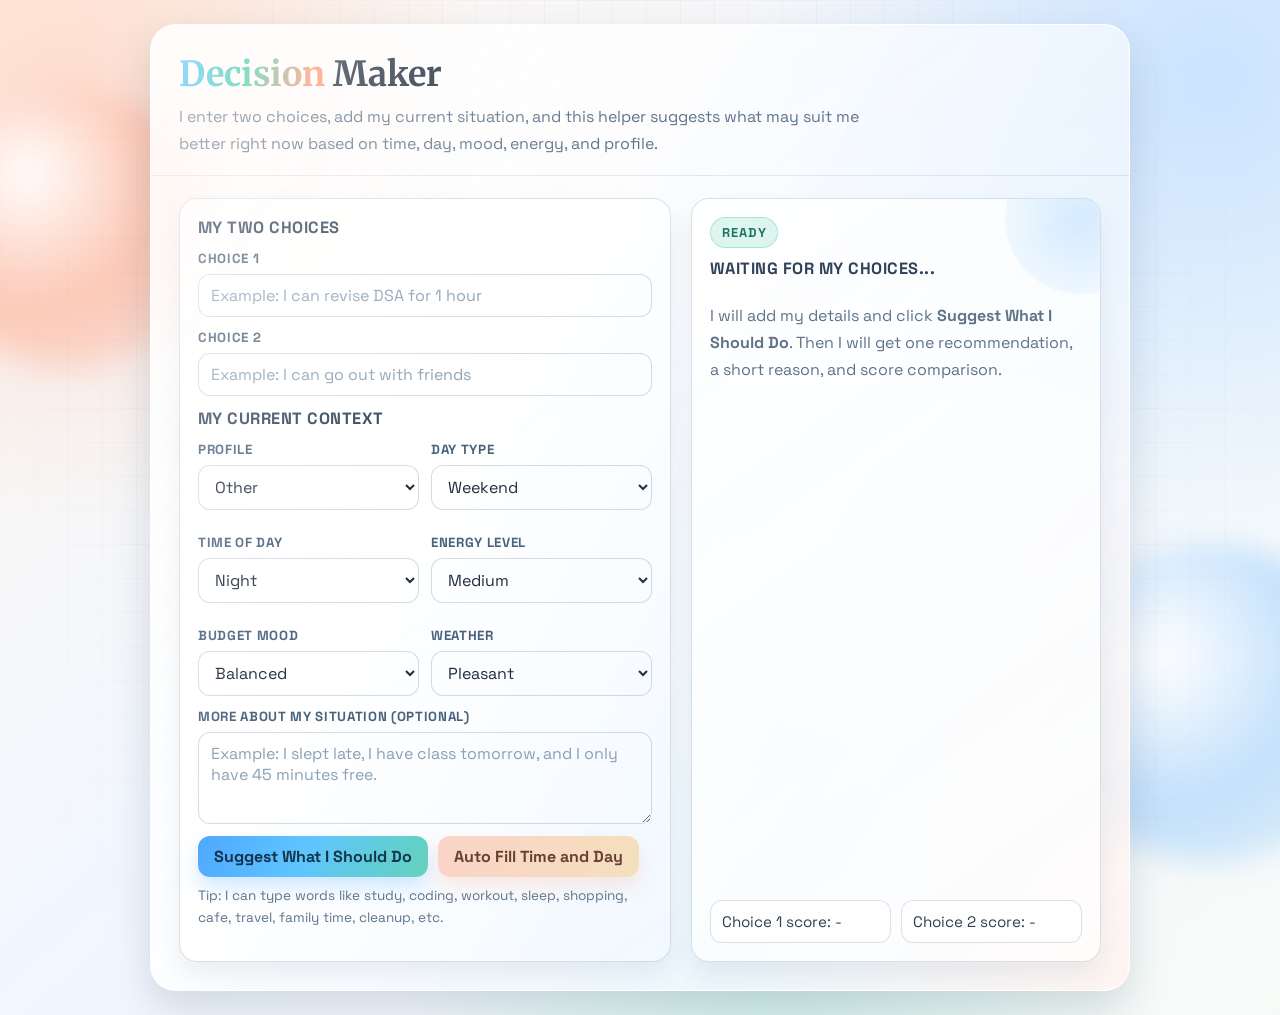
<file: Decision maker/index.html>
<!DOCTYPE html>
<html lang="en">
<head>
    <meta charset="UTF-8">
    <meta name="viewport" content="width=device-width, initial-scale=1.0">
    <title>Smart Decision Maker</title>
    <link rel="preconnect" href="https://fonts.googleapis.com">
    <link rel="preconnect" href="https://fonts.gstatic.com" crossorigin>
    <link href="https://fonts.googleapis.com/css2?family=Merriweather:wght@700&family=Space+Grotesk:wght@400;500;700&display=swap" rel="stylesheet">
    <link rel="stylesheet" href="style.css">
</head>
<body>
    <div class="bg-orb orb-1" aria-hidden="true"></div>
    <div class="bg-orb orb-2" aria-hidden="true"></div>
    <div class="bg-grid" aria-hidden="true"></div>

    <main class="app">
        <header class="hero">
            <h1><span>Decision</span> Maker</h1>
            <p class="subtitle">
                I enter two choices, add my current situation, and this helper suggests what may suit me better right now based on time, day, mood, energy, and profile.
            </p>
        </header>

        <section class="grid">
            <form class="panel" id="decisionForm">
                <h2>My Two Choices</h2>

                <div class="field">
                    <label for="optionA">Choice 1</label>
                    <input id="optionA" type="text" placeholder="Example: I can revise DSA for 1 hour" required>
                </div>

                <div class="field">
                    <label for="optionB">Choice 2</label>
                    <input id="optionB" type="text" placeholder="Example: I can go out with friends" required>
                </div>

                <h2>My Current Context</h2>
                <div class="mini-grid">
                    <div class="field">
                        <label for="profile">Profile</label>
                        <select id="profile">
                            <option value="girl">Girl</option>
                            <option value="boy">Boy</option>
                            <option value="other" selected>Other</option>
                        </select>
                    </div>

                    <div class="field">
                        <label for="dayType">Day Type</label>
                        <select id="dayType">
                            <option value="weekday">Weekday</option>
                            <option value="weekend">Weekend</option>
                        </select>
                    </div>

                    <div class="field">
                        <label for="timeOfDay">Time of Day</label>
                        <select id="timeOfDay">
                            <option value="morning">Morning</option>
                            <option value="afternoon">Afternoon</option>
                            <option value="evening">Evening</option>
                            <option value="night">Night</option>
                        </select>
                    </div>

                    <div class="field">
                        <label for="energy">Energy Level</label>
                        <select id="energy">
                            <option value="low">Low</option>
                            <option value="medium" selected>Medium</option>
                            <option value="high">High</option>
                        </select>
                    </div>

                    <div class="field">
                        <label for="budget">Budget Mood</label>
                        <select id="budget">
                            <option value="save">Want to Save</option>
                            <option value="balanced" selected>Balanced</option>
                            <option value="spend">Ready to Spend</option>
                        </select>
                    </div>

                    <div class="field">
                        <label for="weather">Weather</label>
                        <select id="weather">
                            <option value="hot">Hot</option>
                            <option value="cold">Cold</option>
                            <option value="rainy">Rainy</option>
                            <option value="pleasant" selected>Pleasant</option>
                        </select>
                    </div>
                </div>

                <div class="field">
                    <label for="notes">More About My Situation (Optional)</label>
                    <textarea id="notes" placeholder="Example: I slept late, I have class tomorrow, and I only have 45 minutes free."></textarea>
                </div>

                <div class="buttons">
                    <button class="btn btn-primary" type="submit">Suggest What I Should Do</button>
                    <button class="btn btn-secondary" id="autoContextBtn" type="button">Auto Fill Time and Day</button>
                </div>

                <p class="hint">Tip: I can type words like study, coding, workout, sleep, shopping, cafe, travel, family time, cleanup, etc.</p>
            </form>

            <article class="panel result-card" id="resultCard">
                <span class="badge">Ready</span>
                <h2 class="choice" id="decisionTitle">Waiting for my choices...</h2>
                <p class="reasoning" id="decisionReason">
                    I will add my details and click <strong>Suggest What I Should Do</strong>. Then I will get one recommendation, a short reason, and score comparison.
                </p>
                <div class="scoreboard" id="scoreboard">
                    <div class="score">Choice 1 score: -</div>
                    <div class="score">Choice 2 score: -</div>
                </div>
            </article>
        </section>
    </main>

    <script src="script.js"></script>
</body>
</html>
</file>
<file: Decision maker/style.css>
:root {
    --bg-0: #fff8ef;
    --bg-1: #f1f6ff;
    --bg-2: #f7fbf8;
    --card: rgba(255, 255, 255, 0.75);
    --card-strong: rgba(255, 255, 255, 0.9);
    --text: #1e2b3a;
    --muted: #5f7388;
    --accent: #ff8c66;
    --accent-2: #4fa7ff;
    --accent-3: #45c7a1;
    --ring: rgba(79, 167, 255, 0.3);
    --border: rgba(59, 90, 122, 0.18);
    --shadow: 0 18px 42px rgba(31, 53, 78, 0.16);
}

* {
    box-sizing: border-box;
}

body {
    margin: 0;
    min-height: 100vh;
    font-family: "Space Grotesk", "Segoe UI", Tahoma, Geneva, Verdana, sans-serif;
    color: var(--text);
    background:
        radial-gradient(circle at 5% 10%, rgba(255, 140, 102, 0.25), transparent 28%),
        radial-gradient(circle at 95% 8%, rgba(79, 167, 255, 0.24), transparent 30%),
        radial-gradient(circle at 60% 95%, rgba(69, 199, 161, 0.2), transparent 30%),
        linear-gradient(140deg, var(--bg-0), var(--bg-1) 48%, var(--bg-2));
    display: grid;
    place-items: center;
    padding: 24px;
    position: relative;
    overflow-x: hidden;
}

.bg-orb {
    position: fixed;
    border-radius: 50%;
    pointer-events: none;
    z-index: 0;
    filter: blur(14px);
}

.orb-1 {
    width: 280px;
    height: 280px;
    top: 10%;
    left: -70px;
    background: radial-gradient(circle at 35% 30%, rgba(255, 255, 255, 0.95), rgba(255, 140, 102, 0.35), rgba(255, 140, 102, 0.08));
    animation: driftA 10s ease-in-out infinite;
}

.orb-2 {
    width: 320px;
    height: 320px;
    bottom: 4%;
    right: -90px;
    background: radial-gradient(circle at 35% 35%, rgba(255, 255, 255, 0.95), rgba(79, 167, 255, 0.3), rgba(79, 167, 255, 0.08));
    animation: driftB 12s ease-in-out infinite;
}

.bg-grid {
    position: fixed;
    inset: 0;
    z-index: 0;
    pointer-events: none;
    background-image:
        linear-gradient(rgba(44, 69, 93, 0.05) 1px, transparent 1px),
        linear-gradient(90deg, rgba(44, 69, 93, 0.05) 1px, transparent 1px);
    background-size: 34px 34px;
    mask-image: radial-gradient(circle at center, black 40%, transparent 92%);
}

.app {
    width: min(980px, 100%);
    background: linear-gradient(145deg, var(--card), var(--card-strong));
    border: 1px solid rgba(255, 255, 255, 0.85);
    border-radius: 26px;
    box-shadow: var(--shadow);
    overflow: hidden;
    position: relative;
    z-index: 1;
    backdrop-filter: blur(10px);
    animation: rise 680ms cubic-bezier(0.2, 1, 0.22, 1);
}

.app::before {
    content: "";
    position: absolute;
    inset: 0;
    background: linear-gradient(120deg, rgba(255, 255, 255, 0.5), transparent 35%, rgba(79, 167, 255, 0.08) 72%, rgba(255, 140, 102, 0.09));
    pointer-events: none;
}

@keyframes rise {
    from {
        transform: translateY(18px) scale(0.985);
        opacity: 0;
    }
    to {
        transform: translateY(0) scale(1);
        opacity: 1;
    }
}

@keyframes driftA {
    0%,
    100% {
        transform: translate(0, 0);
    }
    50% {
        transform: translate(16px, -18px);
    }
}

@keyframes driftB {
    0%,
    100% {
        transform: translate(0, 0);
    }
    50% {
        transform: translate(-20px, 14px);
    }
}

.hero {
    padding: 28px 28px 18px;
    border-bottom: 1px solid rgba(59, 90, 122, 0.13);
}

h1 {
    margin: 0 0 10px;
    font-family: "Merriweather", Georgia, "Times New Roman", serif;
    font-size: clamp(1.7rem, 2.7vw, 2.5rem);
    line-height: 1.2;
}

h1 span {
    background: linear-gradient(100deg, #3bb9ff, #34c99f 45%, #ff936f 90%);
    -webkit-background-clip: text;
    background-clip: text;
    color: transparent;
}

.subtitle {
    margin: 0;
    color: var(--muted);
    line-height: 1.65;
    max-width: 70ch;
}

.grid {
    display: grid;
    grid-template-columns: 1.2fr 1fr;
    gap: 20px;
    padding: 22px 28px 28px;
}

.panel {
    background: rgba(255, 255, 255, 0.72);
    border: 1px solid var(--border);
    border-radius: 18px;
    padding: 18px;
    box-shadow: 0 12px 25px rgba(34, 54, 75, 0.08);
    transition: transform 200ms ease, box-shadow 200ms ease;
}

.panel:hover {
    transform: translateY(-2px);
    box-shadow: 0 15px 28px rgba(34, 54, 75, 0.12);
}

.panel h2 {
    margin: 0 0 12px;
    font-size: 1.02rem;
    color: #2f4258;
    letter-spacing: 0.03em;
    text-transform: uppercase;
}

.field {
    display: flex;
    flex-direction: column;
    gap: 7px;
    margin-bottom: 12px;
}

.field label {
    font-size: 0.83rem;
    font-weight: 700;
    letter-spacing: 0.05em;
    text-transform: uppercase;
    color: #48617b;
}

input,
select,
textarea,
button {
    font: inherit;
}

input,
select,
textarea {
    width: 100%;
    border: 1px solid rgba(59, 90, 122, 0.22);
    border-radius: 12px;
    padding: 10px 12px;
    color: var(--text);
    background: rgba(255, 255, 255, 0.9);
    transition: border-color 180ms ease, box-shadow 180ms ease, transform 180ms ease;
}

input::placeholder,
textarea::placeholder {
    color: #8ca0b4;
}

textarea {
    resize: vertical;
    min-height: 92px;
}

input:focus,
select:focus,
textarea:focus {
    outline: none;
    border-color: var(--accent-2);
    box-shadow: 0 0 0 4px var(--ring);
    transform: translateY(-1px);
}

.mini-grid {
    display: grid;
    grid-template-columns: repeat(2, minmax(0, 1fr));
    gap: 12px;
}

.buttons {
    display: flex;
    gap: 10px;
    margin-top: 8px;
    flex-wrap: wrap;
}

.btn {
    border: none;
    border-radius: 12px;
    padding: 10px 16px;
    font-weight: 700;
    cursor: pointer;
    transition: transform 160ms ease, filter 160ms ease;
}

.btn-primary {
    background: linear-gradient(115deg, #4fa7ff, #5ec5ff 45%, #65d4ba);
    color: #12324a;
    box-shadow: 0 10px 20px rgba(79, 167, 255, 0.26);
}

.btn-secondary {
    background: linear-gradient(115deg, #ffd5c6, #ffe3b8);
    color: #6b3b2a;
    box-shadow: 0 10px 20px rgba(255, 140, 102, 0.18);
}

.btn-primary:hover {
    transform: translateY(-2px);
    filter: saturate(1.05);
}

.btn-secondary:hover {
    transform: translateY(-2px);
    filter: saturate(1.08);
}

.result-card {
    min-height: 280px;
    display: flex;
    flex-direction: column;
    gap: 10px;
    position: relative;
    overflow: hidden;
}

.result-card::after {
    content: "";
    position: absolute;
    right: -55px;
    top: -55px;
    width: 150px;
    height: 150px;
    border-radius: 50%;
    background: radial-gradient(circle, rgba(79, 167, 255, 0.22), rgba(79, 167, 255, 0));
    pointer-events: none;
}

.badge {
    align-self: flex-start;
    background: rgba(69, 199, 161, 0.17);
    color: #1d755f;
    border: 1px solid rgba(69, 199, 161, 0.32);
    border-radius: 999px;
    padding: 6px 11px;
    font-size: 0.8rem;
    font-weight: 700;
    letter-spacing: 0.07em;
    text-transform: uppercase;
}

.choice {
    margin: 0;
    font-size: 1.34rem;
}

.reasoning {
    margin: 2px 0 0;
    color: var(--muted);
    line-height: 1.68;
}

.scoreboard {
    margin-top: auto;
    display: grid;
    grid-template-columns: repeat(2, minmax(0, 1fr));
    gap: 10px;
}

.score {
    border-radius: 12px;
    padding: 11px;
    background: rgba(255, 255, 255, 0.9);
    border: 1px solid rgba(59, 90, 122, 0.18);
    color: #2d4156;
    font-size: 0.95rem;
}

.hint {
    font-size: 0.85rem;
    color: var(--muted);
    margin-top: 8px;
    line-height: 1.62;
}

@media (max-width: 850px) {
    .grid {
        grid-template-columns: 1fr;
        padding-top: 16px;
    }

    .hero {
        padding: 22px 20px 14px;
    }

    .grid {
        padding: 16px 20px 20px;
    }

    .mini-grid,
    .scoreboard {
        grid-template-columns: 1fr;
    }

    .btn {
        width: 100%;
    }

    .orb-1 {
        width: 220px;
        height: 220px;
    }

    .orb-2 {
        width: 240px;
        height: 240px;
    }
}
</file>
<file: Decision maker/Decision maker/style.css>
:root {
    --bg-0: #fff8ef;
    --bg-1: #f1f6ff;
    --bg-2: #f7fbf8;
    --card: rgba(255, 255, 255, 0.75);
    --card-strong: rgba(255, 255, 255, 0.9);
    --text: #1e2b3a;
    --muted: #5f7388;
    --accent: #ff8c66;
    --accent-2: #4fa7ff;
    --accent-3: #45c7a1;
    --ring: rgba(79, 167, 255, 0.3);
    --border: rgba(59, 90, 122, 0.18);
    --shadow: 0 18px 42px rgba(31, 53, 78, 0.16);
}

* {
    box-sizing: border-box;
}

body {
    margin: 0;
    min-height: 100vh;
    font-family: "Space Grotesk", "Segoe UI", Tahoma, Geneva, Verdana, sans-serif;
    color: var(--text);
    background:
        radial-gradient(circle at 5% 10%, rgba(255, 140, 102, 0.25), transparent 28%),
        radial-gradient(circle at 95% 8%, rgba(79, 167, 255, 0.24), transparent 30%),
        radial-gradient(circle at 60% 95%, rgba(69, 199, 161, 0.2), transparent 30%),
        linear-gradient(140deg, var(--bg-0), var(--bg-1) 48%, var(--bg-2));
    display: grid;
    place-items: center;
    padding: 24px;
    position: relative;
    overflow-x: hidden;
}

.bg-orb {
    position: fixed;
    border-radius: 50%;
    pointer-events: none;
    z-index: 0;
    filter: blur(14px);
}

.orb-1 {
    width: 280px;
    height: 280px;
    top: 10%;
    left: -70px;
    background: radial-gradient(circle at 35% 30%, rgba(255, 255, 255, 0.95), rgba(255, 140, 102, 0.35), rgba(255, 140, 102, 0.08));
    animation: driftA 10s ease-in-out infinite;
}

.orb-2 {
    width: 320px;
    height: 320px;
    bottom: 4%;
    right: -90px;
    background: radial-gradient(circle at 35% 35%, rgba(255, 255, 255, 0.95), rgba(79, 167, 255, 0.3), rgba(79, 167, 255, 0.08));
    animation: driftB 12s ease-in-out infinite;
}

.bg-grid {
    position: fixed;
    inset: 0;
    z-index: 0;
    pointer-events: none;
    background-image:
        linear-gradient(rgba(44, 69, 93, 0.05) 1px, transparent 1px),
        linear-gradient(90deg, rgba(44, 69, 93, 0.05) 1px, transparent 1px);
    background-size: 34px 34px;
    mask-image: radial-gradient(circle at center, black 40%, transparent 92%);
}

.app {
    width: min(980px, 100%);
    background: linear-gradient(145deg, var(--card), var(--card-strong));
    border: 1px solid rgba(255, 255, 255, 0.85);
    border-radius: 26px;
    box-shadow: var(--shadow);
    overflow: hidden;
    position: relative;
    z-index: 1;
    backdrop-filter: blur(10px);
    animation: rise 680ms cubic-bezier(0.2, 1, 0.22, 1);
}

.app::before {
    content: "";
    position: absolute;
    inset: 0;
    background: linear-gradient(120deg, rgba(255, 255, 255, 0.5), transparent 35%, rgba(79, 167, 255, 0.08) 72%, rgba(255, 140, 102, 0.09));
    pointer-events: none;
}

@keyframes rise {
    from {
        transform: translateY(18px) scale(0.985);
        opacity: 0;
    }
    to {
        transform: translateY(0) scale(1);
        opacity: 1;
    }
}

@keyframes driftA {
    0%,
    100% {
        transform: translate(0, 0);
    }
    50% {
        transform: translate(16px, -18px);
    }
}

@keyframes driftB {
    0%,
    100% {
        transform: translate(0, 0);
    }
    50% {
        transform: translate(-20px, 14px);
    }
}

.hero {
    padding: 28px 28px 18px;
    border-bottom: 1px solid rgba(59, 90, 122, 0.13);
}

h1 {
    margin: 0 0 10px;
    font-family: "Merriweather", Georgia, "Times New Roman", serif;
    font-size: clamp(1.7rem, 2.7vw, 2.5rem);
    line-height: 1.2;
}

h1 span {
    background: linear-gradient(100deg, #3bb9ff, #34c99f 45%, #ff936f 90%);
    -webkit-background-clip: text;
    background-clip: text;
    color: transparent;
}

.subtitle {
    margin: 0;
    color: var(--muted);
    line-height: 1.65;
    max-width: 70ch;
}

.grid {
    display: grid;
    grid-template-columns: 1.2fr 1fr;
    gap: 20px;
    padding: 22px 28px 28px;
}

.panel {
    background: rgba(255, 255, 255, 0.72);
    border: 1px solid var(--border);
    border-radius: 18px;
    padding: 18px;
    box-shadow: 0 12px 25px rgba(34, 54, 75, 0.08);
    transition: transform 200ms ease, box-shadow 200ms ease;
}

.panel:hover {
    transform: translateY(-2px);
    box-shadow: 0 15px 28px rgba(34, 54, 75, 0.12);
}

.panel h2 {
    margin: 0 0 12px;
    font-size: 1.02rem;
    color: #2f4258;
    letter-spacing: 0.03em;
    text-transform: uppercase;
}

.field {
    display: flex;
    flex-direction: column;
    gap: 7px;
    margin-bottom: 12px;
}

.field label {
    font-size: 0.83rem;
    font-weight: 700;
    letter-spacing: 0.05em;
    text-transform: uppercase;
    color: #48617b;
}

input,
select,
textarea,
button {
    font: inherit;
}

input,
select,
textarea {
    width: 100%;
    border: 1px solid rgba(59, 90, 122, 0.22);
    border-radius: 12px;
    padding: 10px 12px;
    color: var(--text);
    background: rgba(255, 255, 255, 0.9);
    transition: border-color 180ms ease, box-shadow 180ms ease, transform 180ms ease;
}

input::placeholder,
textarea::placeholder {
    color: #8ca0b4;
}

textarea {
    resize: vertical;
    min-height: 92px;
}

input:focus,
select:focus,
textarea:focus {
    outline: none;
    border-color: var(--accent-2);
    box-shadow: 0 0 0 4px var(--ring);
    transform: translateY(-1px);
}

.mini-grid {
    display: grid;
    grid-template-columns: repeat(2, minmax(0, 1fr));
    gap: 12px;
}

.buttons {
    display: flex;
    gap: 10px;
    margin-top: 8px;
    flex-wrap: wrap;
}

.btn {
    border: none;
    border-radius: 12px;
    padding: 10px 16px;
    font-weight: 700;
    cursor: pointer;
    transition: transform 160ms ease, filter 160ms ease;
}

.btn-primary {
    background: linear-gradient(115deg, #4fa7ff, #5ec5ff 45%, #65d4ba);
    color: #12324a;
    box-shadow: 0 10px 20px rgba(79, 167, 255, 0.26);
}

.btn-secondary {
    background: linear-gradient(115deg, #ffd5c6, #ffe3b8);
    color: #6b3b2a;
    box-shadow: 0 10px 20px rgba(255, 140, 102, 0.18);
}

.btn-primary:hover {
    transform: translateY(-2px);
    filter: saturate(1.05);
}

.btn-secondary:hover {
    transform: translateY(-2px);
    filter: saturate(1.08);
}

.result-card {
    min-height: 280px;
    display: flex;
    flex-direction: column;
    gap: 10px;
    position: relative;
    overflow: hidden;
}

.result-card::after {
    content: "";
    position: absolute;
    right: -55px;
    top: -55px;
    width: 150px;
    height: 150px;
    border-radius: 50%;
    background: radial-gradient(circle, rgba(79, 167, 255, 0.22), rgba(79, 167, 255, 0));
    pointer-events: none;
}

.badge {
    align-self: flex-start;
    background: rgba(69, 199, 161, 0.17);
    color: #1d755f;
    border: 1px solid rgba(69, 199, 161, 0.32);
    border-radius: 999px;
    padding: 6px 11px;
    font-size: 0.8rem;
    font-weight: 700;
    letter-spacing: 0.07em;
    text-transform: uppercase;
}

.choice {
    margin: 0;
    font-size: 1.34rem;
}

.reasoning {
    margin: 2px 0 0;
    color: var(--muted);
    line-height: 1.68;
}

.scoreboard {
    margin-top: auto;
    display: grid;
    grid-template-columns: repeat(2, minmax(0, 1fr));
    gap: 10px;
}

.score {
    border-radius: 12px;
    padding: 11px;
    background: rgba(255, 255, 255, 0.9);
    border: 1px solid rgba(59, 90, 122, 0.18);
    color: #2d4156;
    font-size: 0.95rem;
}

.hint {
    font-size: 0.85rem;
    color: var(--muted);
    margin-top: 8px;
    line-height: 1.62;
}

@media (max-width: 850px) {
    .grid {
        grid-template-columns: 1fr;
        padding-top: 16px;
    }

    .hero {
        padding: 22px 20px 14px;
    }

    .grid {
        padding: 16px 20px 20px;
    }

    .mini-grid,
    .scoreboard {
        grid-template-columns: 1fr;
    }

    .btn {
        width: 100%;
    }

    .orb-1 {
        width: 220px;
        height: 220px;
    }

    .orb-2 {
        width: 240px;
        height: 240px;
    }
}
</file>
